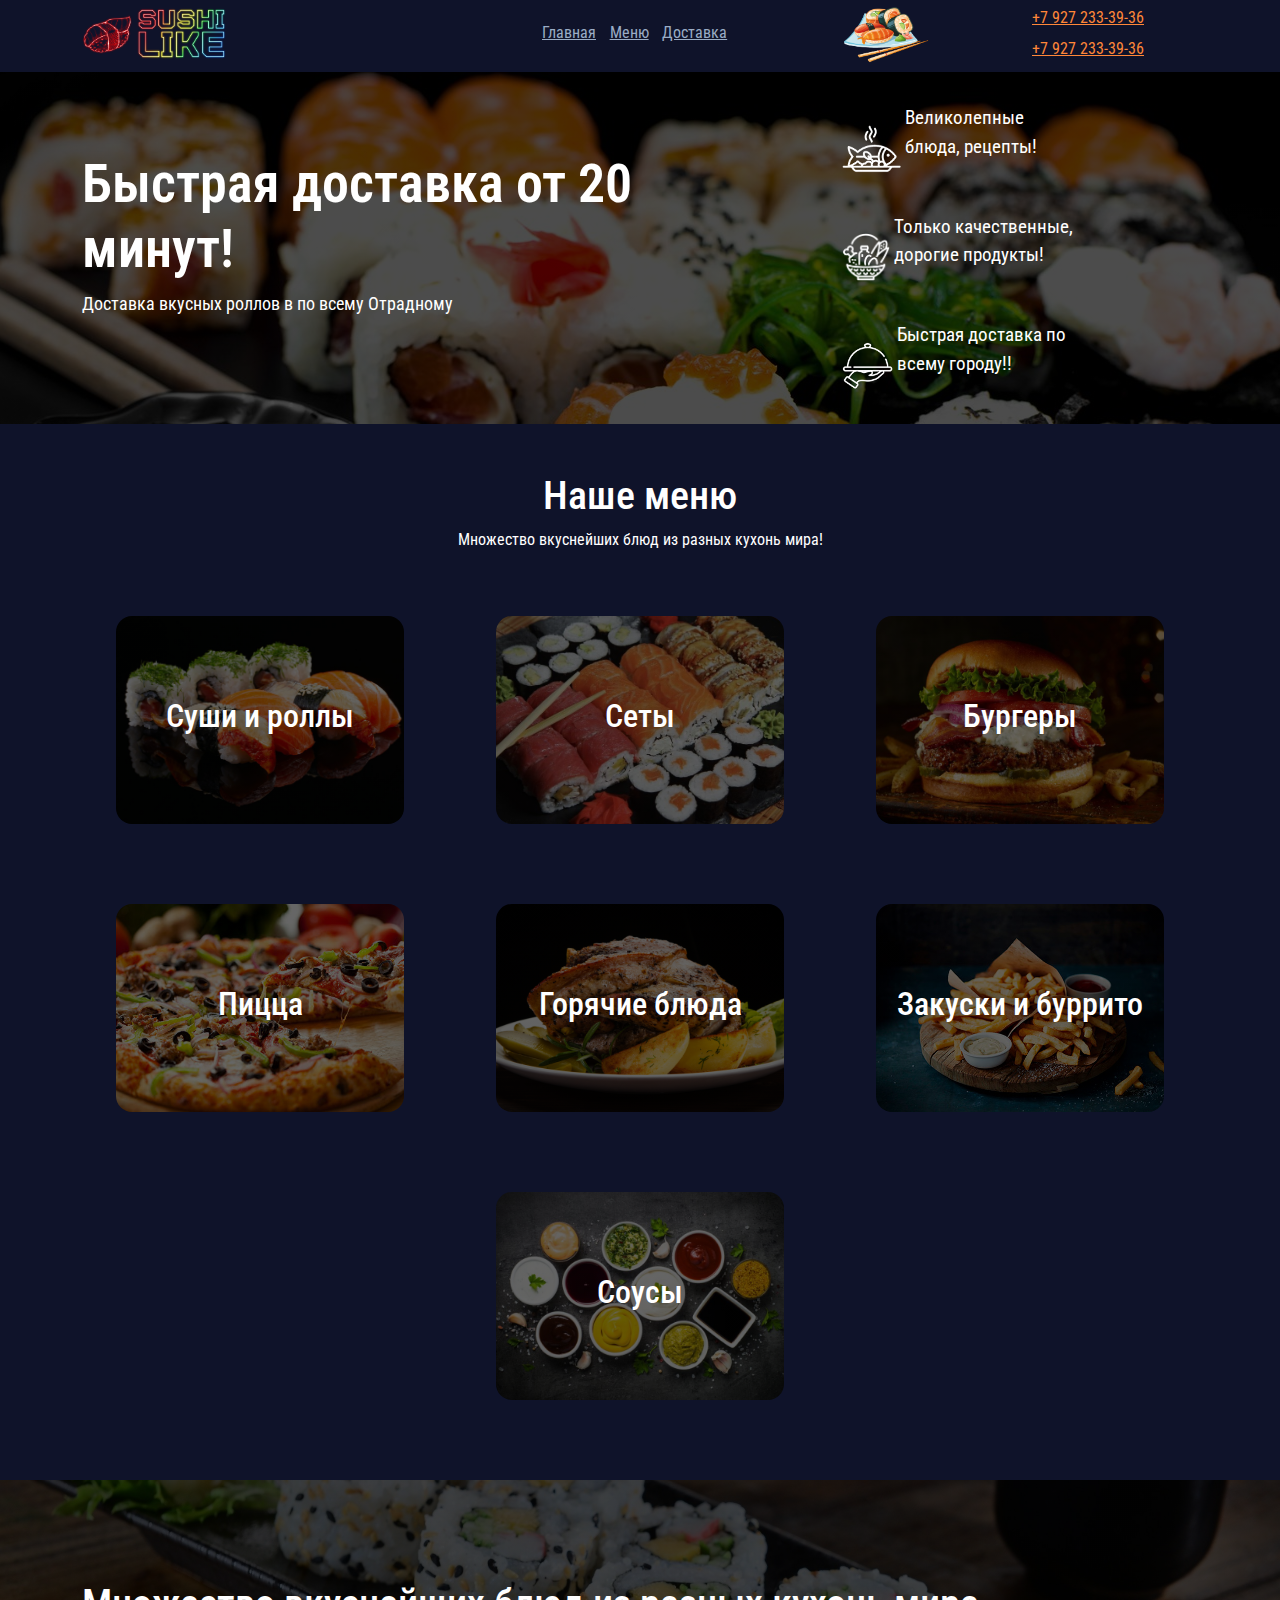
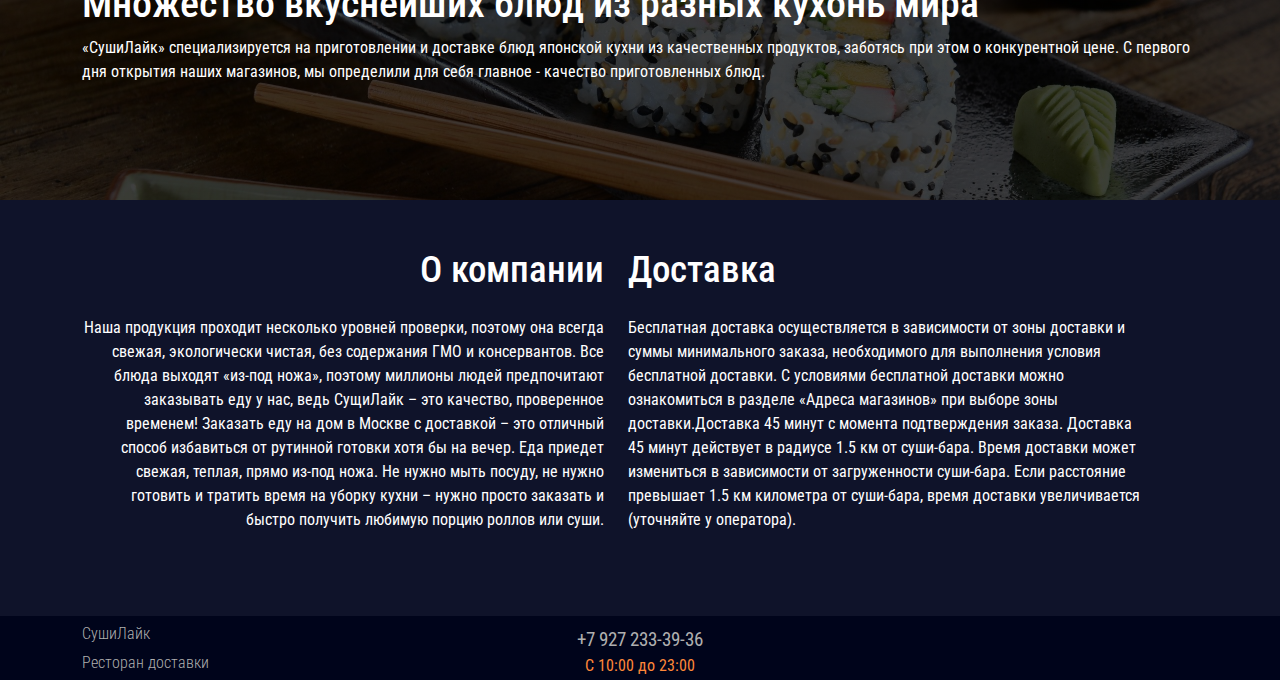
<file: index.html>
<!DOCTYPE html>
<html lang="en">
<head>
	<meta charset="UTF-8">
	<meta name="viewport" content="width=device-width, initial-scale=1.0">
	<meta name="description" content="">
	<title>Сушилайк</title>
	<link rel="preconnect" href="https://fonts.gstatic.com">
	<link href="https://fonts.googleapis.com/css2?family=Roboto+Condensed:wght@300;400;700&display=swap" rel="stylesheet">
	<link rel="stylesheet" href="css/style.css">
	<link href="css/bootstrap.min.css" rel="stylesheet">
	<link rel="stylesheet" href="https://use.fontawesome.com/releases/v5.7.2/css/all.css" integrity="
 	sha384-fnmOCqbTlWIlj8LyTjo7mOUStjsKC4pOpQbqyi7RrhN7udi9RwhKkMHpvLbHG9Sr" crossorigin="anonymous">
 	<script src="https://ajax.googleapis.com/ajax/libs/jquery/2.2.0/jquery.min.js"></script>
	<link rel="icon" href="img/title.png" >
</head>

<body>
	<header class="header">
		<div class="container">
			<div class="header-content">
				<div class="row">
					<div class="header-content__logo col-lg-3 col-md-4 col-sm-5">
						<img src="img/logo2.png" alt="">
					</div>
					<div class="header-content__find col-lg-1  col-md-1 ">
						<button class="header-content__findbtn">
							<i class="fas fa-info-circle"></i>
						</button>
					</div>

				    <div class="header-content__nav col-lg-4 col-md-4 col-sm-5">
				    	<nav>
				    			<a href="">Главная</a>
				    			<a href="rolls.html">Меню</a>
				    			<a href="">Доставка</a>
				    	</nav>	
				    </div>
				     <div class="header-content__carticon col-lg-2 col-md-1 ">
						<img src="img/logo.png" alt="">
				    </div>				 
				    <div class="header-content__phone col-lg-2 col-md-2 col-sm-2">

				    			<a href="">+7 927 233-39-36</a>
				    			<a href="">+7 927 233-39-36</a>
				    			
				    </div>	

				</div>
			</div>
		</div>
	</header>
	<main class="main">
		<div class="container">
			<div class="row">
				<div class="main__text col-lg-7 col-md-7 col-sm-6 col-xs-12">
					<h1>Быстрая доставка от 20 минут!</h1>
					<p>Доставка вкусных роллов в по всему Отрадному</p>
				</div>
				<div class="main__list col-lg-4 offset-lg-1 col-md-5 col-sm-6 col-x">
					<div class="main__list-item">
						<img src="img/photo.webp" alt="">
						<li>
							Великолепные <br>блюда, рецепты!
						</li>
					</div>
					<div class="main__list-item">
						<img src="img/102863.png" alt="">
						<li>
							 Только качественные, <br>дорогие продукты! 
						</li>
					</div>
					<div class="main__list-item">
						<img src="img/6c97593996ab4818345c.webp" alt="">
						<li>
							Быстрая доставка по <br> всему городу!!
						</li>
					</div>


				</div>
			</div>
		</div>
	</main>
	<section class="categories">
		<div class="container">
			<div class="row">
				<div class="categories__title col-lg-12">
					<h1>Наше меню </h1>
					<p>Множество вкуснейших блюд из разных кухонь мира!</p>
				</div>
				<div class="categories__it col-lg-4">
					<div class="categories__item sushi"><h2>Суши и роллы</h2></div>
				</div>
				<div class="categories__it col-lg-4">
					<div class="categories__item rolli"><h2>Сеты</h2></div>
				</div>
				<div class="categories__it col-lg-4">
					<div class="categories__item burger"><h2>Бургеры</h2></div>
				</div>
				<div class="categories__it col-lg-4">
					<div class="categories__item pizza"><h2>Пицца</h2></div>
				</div>
				<div class="categories__it col-lg-4">
					<div class="categories__item gorblud"><h2>Горячие блюда</h2></div>
				</div>
				<div class="categories__it col-lg-4">
					<div class="categories__item zakuzki"><h2>Закуски и буррито</h2></div>
				</div>					
				<div class="categories__it col-lg-12">
					<div class="categories__item sousi"><h2>Соусы</h2></div>
				</div>										
							
			</div>
		</div>
	</section>
	<section class="motivac">
		<div class="container">
			<div class="row">
				<div class="motivac__title">
					<h1>Множество вкуснейших блюд из разных кухонь мира</h1>
				</div>
				<div class="motivac__text">
					<p>
						«СушиЛайк» специализируется на приготовлении и доставке блюд японской кухни из качественных продуктов, заботясь при этом о конкурентной цене. С первого дня открытия наших магазинов, мы определили для себя главное - качество приготовленных блюд.
					</p>
				</div>
			</div>
		</div>
	</section>

	<section class="info">
		<div class="container">
			<div class="row">
				<div class="info-comp col-lg-6 row">
					<div class="info__title col-lg-12">
						<h3>О компании</h3>
					</div>
					<div class="info__content col-lg-12 ">
						<p>Наша продукция проходит несколько уровней проверки, поэтому она всегда свежая, экологически чистая, без содержания ГМО и консервантов. Все блюда выходят «из-под ножа», поэтому миллионы людей предпочитают заказывать еду у нас, ведь СущиЛайк – это качество, проверенное временем! Заказать еду на дом в Москве с доставкой – это отличный способ избавиться от рутинной готовки хотя бы на вечер. Еда приедет свежая, теплая, прямо из-под ножа. Не нужно мыть посуду, не нужно готовить и тратить время на уборку кухни – нужно просто заказать и быстро получить любимую порцию роллов или суши.</p>
					</div>
				</div>
				<div class="info-dost col-lg-6 row">
					<div class="info__title col-lg-12 ">
						<h3>Доставка</h3>
					</div>
					<div class="info__content col-lg-12">
						<p>Бесплатная доставка осуществляется в зависимости от зоны доставки и суммы минимального заказа, необходимого для выполнения условия бесплатной доставки. С условиями бесплатной доставки можно ознакомиться в разделе «Адреса магазинов» при выборе зоны доставки.Доставка 45 минут с момента подтверждения заказа. Доставка 45 минут действует в радиусе 1.5 км от суши-бара. Время доставки может измениться в зависимости от загруженности суши-бара. Если расстояние превышает 1.5 км километра от суши-бара, время доставки увеличивается (уточняйте у оператора).</p>


					</div>
				</div>
			</div>
		</div>
	</section>
	<div class="accordion" id="accordionExample">
	  <div class="accordion-item">
	    <h2 class="accordion-header" id="headingOne">
	      <button class="accordion-button" type="button" data-bs-toggle="collapse" data-bs-target="#collapseOne" aria-expanded="true" aria-controls="collapseOne">
	        О компании
	      </button>
	    </h2>
	    <div id="collapseOne" class="accordion-collapse collapse show" aria-labelledby="headingOne" data-bs-parent="#accordionExample">
	      <div class="accordion-body">
	        <p>Наша продукция проходит несколько уровней проверки, поэтому она всегда свежая, экологически чистая, без содержания ГМО и консервантов. Все блюда выходят «из-под ножа», поэтому миллионы людей предпочитают заказывать еду у нас, ведь СушиЛайк – это качество, проверенное временем! Заказать еду на дом в Москве с доставкой – это отличный способ избавиться от рутинной готовки хотя бы на вечер. Еда приедет свежая, теплая, прямо из-под ножа. Не нужно мыть посуду, не нужно готовить и тратить время на уборку кухни – нужно просто заказать и быстро получить любимую порцию роллов или суши.</p>
	      </div>
	    </div>
	  </div>
	  <div class="accordion-item">
	    <h2 class="accordion-header" id="headingTwo">
	      <button class="accordion-button collapsed" type="button" data-bs-toggle="collapse" data-bs-target="#collapseTwo" aria-expanded="false" aria-controls="collapseTwo">
	        Доставка
	      </button>
	    </h2>
	    <div id="collapseTwo" class="accordion-collapse collapse" aria-labelledby="headingTwo" data-bs-parent="#accordionExample">
	      <div class="accordion-body">
	        <p>Бесплатная доставка осуществляется в зависимости от зоны доставки и суммы минимального заказа, необходимого для выполнения условия бесплатной доставки. С условиями бесплатной доставки можно ознакомиться в разделе «Адреса магазинов» при выборе зоны доставки.Доставка 45 минут с момента подтверждения заказа. Доставка 45 минут действует в радиусе 1.5 км от суши-бара. Время доставки может измениться в зависимости от загруженности суши-бара. Если расстояние превышает 1.5 км километра от суши-бара, время доставки увеличивается (уточняйте у оператора).</p>
	      </div>
	    </div>
	  </div>
	</div>
		<footer class="footer">
		<div class="container">
			<div class="footer__content row">
				<div class="footer__name col-lg-4 col-md-5 col-sm-6 col-6">
					<h6>СушиЛайк</h6>
					<span>Ресторан доставки</span>
				</div>
			
				<div class="footer__tel col-lg-4 col-md-4 offset-md-2 col-sm-4 col-6 ms-auto">
					<a href="tel:+7 (901) 766-84-74">+7 927 233-39-36</a>
					<span>С 10:00 до 23:00</span>
				</div>
				<div class="footer-dev col-lg-4">
					
				</div>
			</div>
		</div>
	</footer>


	<script src="js/bootstrap.bundle.min.js"></script>
	<script>document.write('<script src="http://' + (location.host || 'localhost').split(':')[0] + ':35729/livereload.js?snipver=1"></' + 'script>')</script>
</body>
</html>
</file>
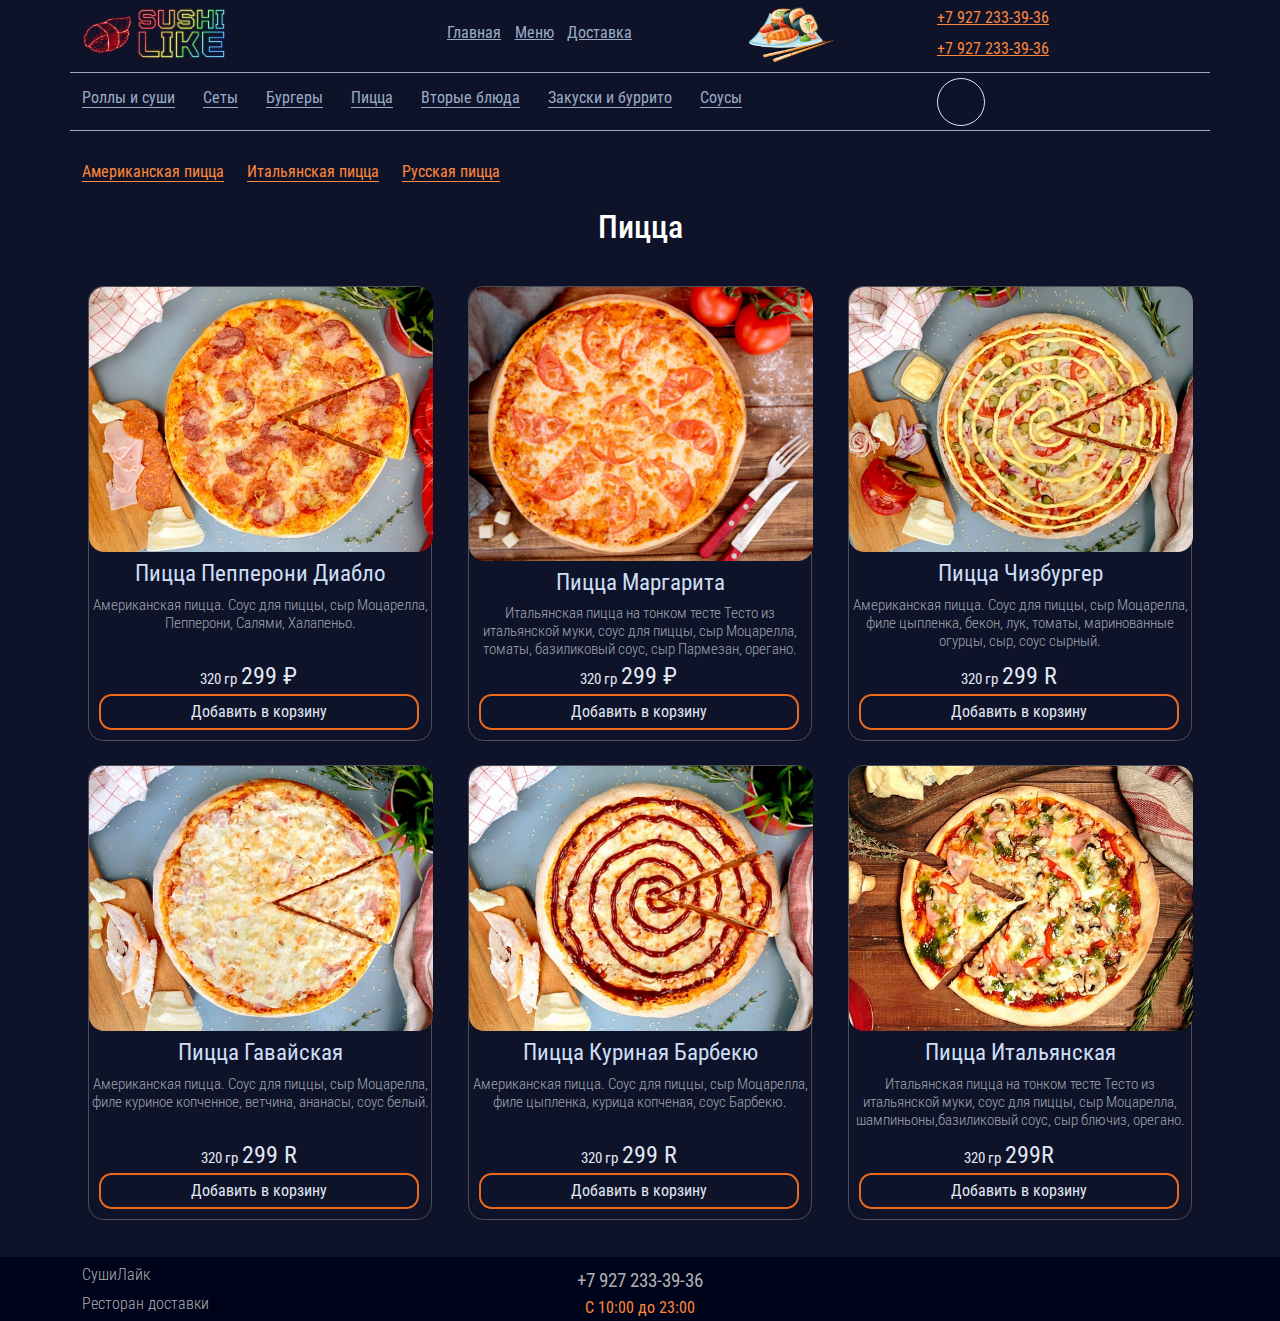
<file: pizza.html>
<!DOCTYPE html>
<html lang="en">
<head>
	<meta charset="UTF-8">
	<meta name="viewport" content="width=device-width, initial-scale=1.0">
	<meta name="description" content="">
	<title>Сушилайк</title>
	<link rel="preconnect" href="https://fonts.gstatic.com">
	<link href="https://fonts.googleapis.com/css2?family=Roboto+Condensed:wght@300;400;700&display=swap" rel="stylesheet">	
	<link rel="stylesheet" href="css/style.css">
	<link href="css/bootstrap.min.css" rel="stylesheet">
	<link rel="icon" href="img/title.png" >
	<link rel="stylesheet" href="https://use.fontawesome.com/releases/v5.7.2/css/all.css" integrity="
 	sha384-fnmOCqbTlWIlj8LyTjo7mOUStjsKC4pOpQbqyi7RrhN7udi9RwhKkMHpvLbHG9Sr" crossorigin="anonymous">
</head>
<body>
	
	<header class="header">
		<div class="container">
			<div class="header-content">
				<div class="row">

					<div class="header-content__logo col-xl-2 col-xxl-2 col-lg-2 col-md-3 col-sm-4 col-6">
						<img src="img/logo2.png" alt="">

					</div>
						<div class="header-carticon col-6">
								
								<button class="header-carticon__btn">
									<i class="fas fa-shopping-basket"></i>
								</button>					
						
						</div>
					<div class="header-content__find col-lg-1  col-md-1 ">
						<button class="header-content__findbtn">
							<i class="fas fa-info-circle"></i>
						</button>
					</div>

				    <div class="header-content__nav col-lg-4 col-md-4 col-sm-5">
				    	<nav>
				    			<a href="index.html">Главная</a>
				    			<a href="rolls.html">Меню</a>
				    			<a href="">Доставка</a>
				    	</nav>	
				    </div>
				     <div class="header-content__carticon col-lg-2 col-md-1   ">
						<img src="img/logo.png" alt="">
				    </div>				 
				    <div class="header-content__phone col-lg-3 col-md-3 col-sm-3">

				    			<a href="">+7 927 233-39-36</a>
				    			<a href="">+7 927 233-39-36</a>
				    			
				    </div>	

				</div>
			</div>
		</div>
	</header>
	<section class="menunav">
		<div class="container">
			<div class="row menunav-cont">
				<div class="menunav-nav col-lg-9">
					
						<nav class="">
							
							<a href="">Роллы и суши</a>
							<a href="">Сеты</a>
							<a href="">Бургеры</a>
							<a href="">Пицца</a>
							<a href="">Вторые блюда</a>
							<a href="">Закуски и буррито</a>
							<a href="">Соусы</a>
						</nav>	
					
				</div>
				<div class="menunav-carticon col-lg-3 me-auto">
						
						<button class="menunav-carticon__btn">
							<i class="fas fa-shopping-basket"></i>
						</button>					
				
				</div>
			<div>	
		</div>
	</section>

	<section class="menu">
		<div class="container">
			<div class="row">
				<div class="menu__mininav col-lg-12">
					<nav>
						<a href="">Американская пицца</a>
						<a href="">Итальянская пицца</a>
						<a href="">Русская пицца </a>
					</nav>
				</div>
				<div class="menu__title col-lg-12">
					<h2>Пицца</h2>
				</div>
				<div class="menu__wrap col-lg-4">
					<div class="menu__item ">
						<img src="img/pizza/пепперони диабло.jpg" alt="">
						<h4>Пицца Пепперони Диабло</h4>
						<p>Американская пицца. Соус для пиццы, сыр Моцарелла, Пепперони, Салями, Халапеньо.</p>
						<div class="menu__footer">
							<span class="weight">320 гр</span>
							<span class="price">299 <span class="r">₽</span></span>
							<button class="menu-b ">Добавить в корзину</button>						
						</div>
					</div>
				</div>	
				<div class="menu__wrap col-lg-4">
					<div class="menu__item ">
						<img src="img/pizza/маргарита.jpg" alt="">
						<h4>Пицца Маргарита</h4>
						<p>Итальянская пицца на тонком тесте Тесто из итальянской муки, соус для пиццы, сыр Моцарелла, томаты, базиликовый соус, сыр Пармезан, орегано.</p>
						<div class="menu__footer">
							<span class="weight">320 гр</span>
							<span class="price">299 <span class="r">₽</span></span>
							<button class="menu-b ">Добавить в корзину</button>						
						</div>
					</div>
				</div>
				<div class="menu__wrap col-lg-4">
					<div class="menu__item ">
						<img src="img/pizza/чизбургер.jpg" alt="">
						<h4>Пицца Чизбургер</h4>
						<p>Американская пицца. Соус для пиццы, сыр Моцарелла, филе цыпленка, бекон, лук, томаты, маринованные огурцы, сыр, соус сырный.</p>
						<div class="menu__footer">
							<span class="weight">320 гр</span>
							<span class="price">299 <span class="r">R</span></span>
							<button class="menu-b ">Добавить в корзину</button>						
						</div>
					</div>
				</div>
				<div class="menu__wrap col-lg-4">
					<div class="menu__item ">
						<img src="img/pizza/гавайская.jpg" alt="">
						<h4>Пицца Гавайская</h4>
						<p>Американская пицца. Соус для пиццы, сыр Моцарелла, филе куриное копченное, ветчина, ананасы, соус белый.</p>
						<div class="menu__footer">
							<span class="weight">320 гр</span>
							<span class="price">299 <span class="r">R</span></span>
							<button class="menu-b ">Добавить в корзину</button>						
						</div>
					</div>
				</div>												
				<div class="menu__wrap col-lg-4">
					<div class="menu__item ">
						<img src="img/pizza/куриная барбекю.jpg" alt="">
						<h4>Пицца Куриная Барбекю</h4>
						<p>Американская пицца. Соус для пиццы, сыр Моцарелла, филе цыпленка, курица копченая, соус Барбекю.</p>
						<div class="menu__footer">
							<span class="weight">320 гр</span>
							<span class="price">299 <span class="r">R</span></span>
							<button>Добавить в корзину</button>						
						</div>
					</div>
				</div>	
				<div class="menu__wrap col-lg-4">
					<div class="menu__item ">
						<img src="img/pizza/итальянская.jpg" alt="">
						<h4>Пицца Итальянская</h4>
						<p>Итальянская пицца на тонком тесте Тесто из итальянской муки, соус для пиццы, сыр Моцарелла, шампиньоны,базиликовый соус, сыр блючиз, орегано.</p>
						<div class="menu__footer">
							<span class="weight">320 гр</span>
							<span class="price">299<span class="r">R</span></span>
							<button>Добавить в корзину</button>						
						</div>
					</div>
				</div>	
			</div>
		</div>
	</section>
	<footer class="footer">
		<div class="container">
			<div class="footer__content row">
				<div class="footer__name col-lg-4 col-md-5 col-sm-6 col-6">
					<h6>СушиЛайк</h6>
					<span>Ресторан доставки</span>
				</div>
			
				<div class="footer__tel col-lg-4 col-md-4 offset-md-2 col-sm-4 col-6 ms-auto">
					<a href="tel:+7 (901) 766-84-74">+7 927 233-39-36</a>
					<span>С 10:00 до 23:00</span>
				</div>
				<div class="footer-dev col-lg-4">
					
				</div>
			</div>
		</div>
	</footer>
	<script src="js/bootstrap.bundle.min.js"></script>
	<script>document.write('<script src="http://' + (location.host || 'localhost').split(':')[0] + ':35729/livereload.js?snipver=1"></' + 'script>')</script>
</body>
</html>
</file>
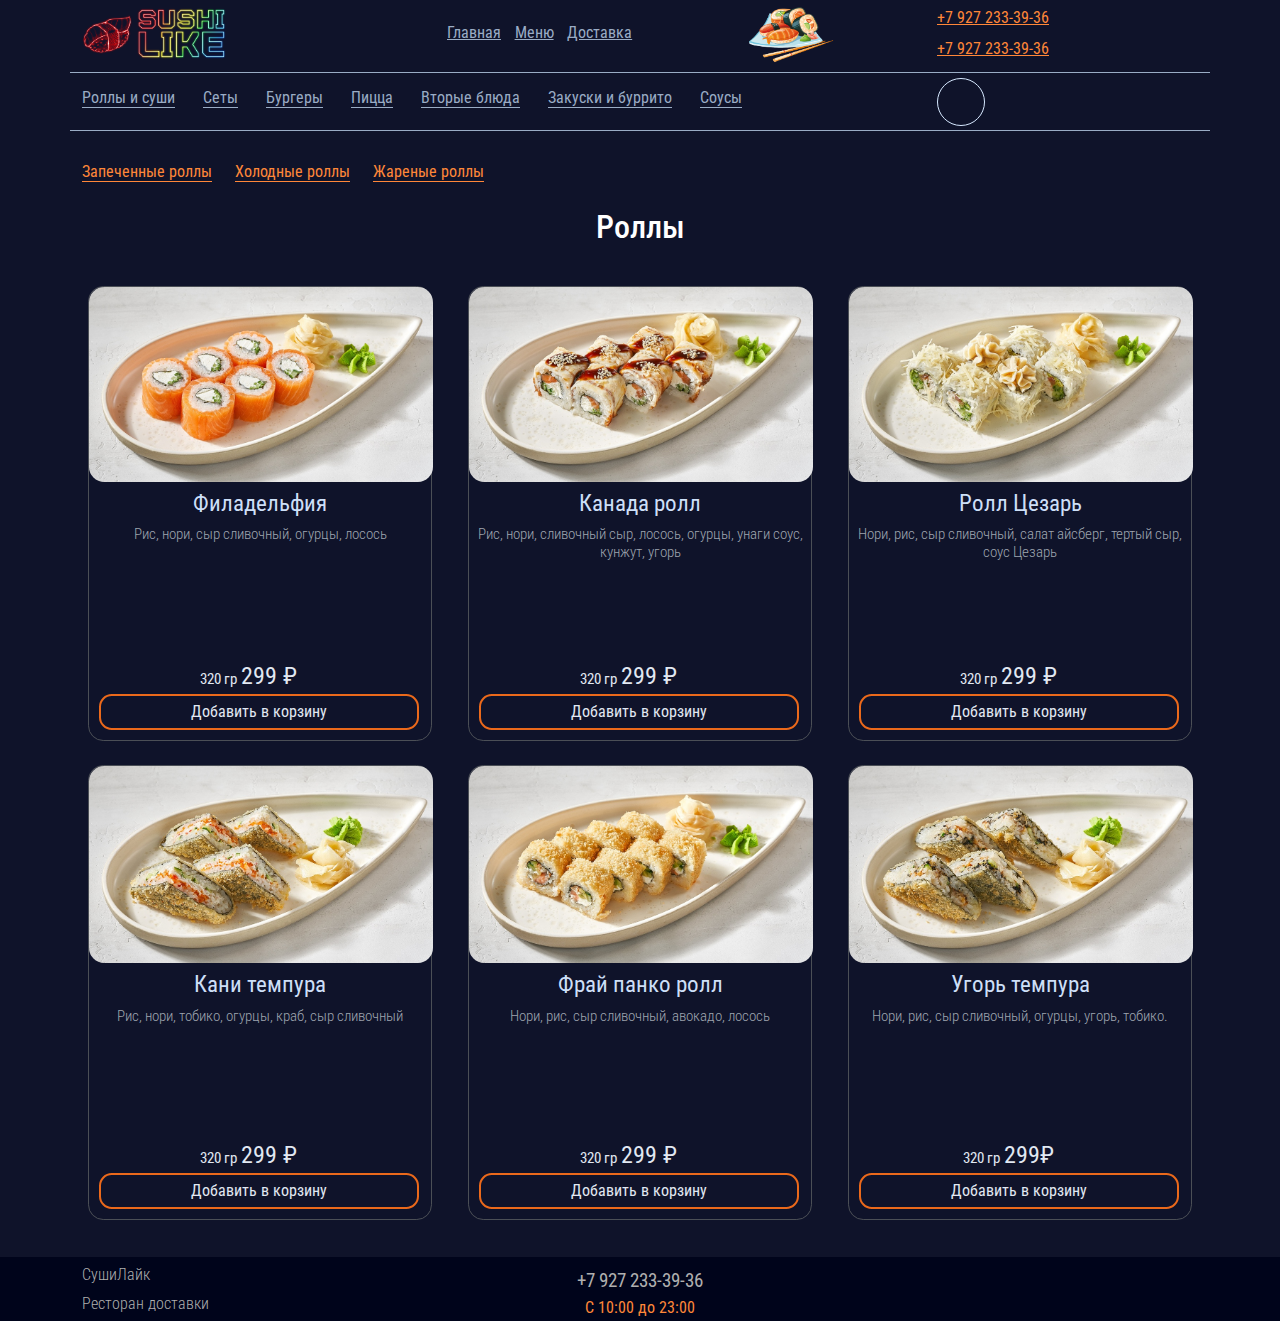
<file: rolls.html>
<!DOCTYPE html>
<html lang="en">
<head>
	<meta charset="UTF-8">
	<meta name="viewport" content="width=device-width, initial-scale=1.0">
	<meta name="description" content="">
	<title>Сушилайк</title>
	<link rel="preconnect" href="https://fonts.gstatic.com">
	<link href="https://fonts.googleapis.com/css2?family=Roboto+Condensed:wght@300;400;700&display=swap" rel="stylesheet">	
	<link rel="stylesheet" href="css/style.css">
	<link href="css/bootstrap.min.css" rel="stylesheet">
	<link rel="icon" href="img/title.png" >
	<link rel="stylesheet" href="https://use.fontawesome.com/releases/v5.7.2/css/all.css" integrity="
 	sha384-fnmOCqbTlWIlj8LyTjo7mOUStjsKC4pOpQbqyi7RrhN7udi9RwhKkMHpvLbHG9Sr" crossorigin="anonymous">
</head>
<body>
	
	<header class="header">
		<div class="container">
			<div class="header-content">
				<div class="row">

					<div class="header-content__logo col-xl-2 col-xxl-2 col-lg-2 col-md-3 col-sm-4 col-6">
						<img src="img/logo2.png" alt="">

					</div>
						<div class="header-carticon col-6">
								
								<button class="header-carticon__btn">
									<i class="fas fa-shopping-basket rait"></i>
								</button>					
						
						</div>
					<div class="header-content__find col-lg-1  col-md-1 ">
						<button class="header-content__findbtn">
							<i class="fas fa-info-circle"></i>
						</button>
					</div>

				    <div class="header-content__nav col-lg-4 col-md-4 col-sm-5">
				    	<nav>
				    			<a href="index.html">Главная</a>
				    			<a href="rolls.html">Меню</a>
				    			<a href="">Доставка</a>
				    	</nav>	
				    </div>
				     <div class="header-content__carticon col-lg-2 col-md-1   ">
						<img src="img/logo.png" alt="">
				    </div>				 
				    <div class="header-content__phone col-lg-3 col-md-3 col-sm-3">

				    			<a href="">+7 927 233-39-36</a>
				    			<a href="">+7 927 233-39-36</a>
				    			
				    </div>	

				</div>
			</div>
		</div>
	</header>
	<section class="menunav">
		<div class="container">
			<div class="row menunav-cont">
				<div class="menunav-nav col-lg-9">
					
						<nav class="">
							
							<a href="">Роллы и суши</a>
							<a href="">Сеты</a>
							<a href="">Бургеры</a>
							<a href="pizza.htm₽">Пицца</a>
							<a href="">Вторые блюда</a>
							<a href="">Закуски и буррито</a>
							<a href="">Соусы</a>
						</nav>	
					
				</div>
				<div class="menunav-carticon col-lg-3 me-auto">
						
						<button class="menunav-carticon__btn">
							<i class="fas fa-shopping-basket"></i>
						</button>					
				
				</div>
			<div>	
		</div>
	</section>

	<section class="menu">
		<div class="container">
			<div class="row">
				<div class="menu__mininav col-lg-12">
					<nav>
						<a href="">Запеченные роллы</a>
						<a href="">Холодные роллы</a>
						<a href="">Жареные роллы</a>
					</nav>
				</div>
				<div class="menu__title col-lg-12">
					<h2>Роллы</h2>
				</div>
				<div class="menu__wrap col-lg-4">
					<div class="menu__item ">
						<img src="img/menu/филадльф клас.jpg" alt="">
						<h4>Филадельфия</h4>
						<p>Рис, нори, сыр сливочный, огурцы, лосось</p>
						<div class="menu__footer">
							<span class="weight">320 гр</span>
							<span class="price">299 <span class="r">₽</span></span>
							<button class="menu-b ">Добавить в корзину</button>						
						</div>
					</div>
				</div>	
				<div class="menu__wrap col-lg-4">
					<div class="menu__item ">
						<img src="img/menu/канада.jpg" alt="">
						<h4>Канада ролл</h4>
						<p>Рис, нори, сливочный сыр, лосось, огурцы, унаги соус, кунжут, угорь</p>
						<div class="menu__footer">
							<span class="weight">320 гр</span>
							<span class="price">299 <span class="r">₽</span></span>
							<button class="menu-b ">Добавить в корзину</button>						
						</div>
					</div>
				</div>
				<div class="menu__wrap col-lg-4">
					<div class="menu__item ">
						<img src="img/menu/цезарь.jpg" alt="">
						<h4>Ролл Цезарь</h4>
						<p>Нори, рис, сыр сливочный, салат айсберг, тертый сыр, соус Цезарь</p>
						<div class="menu__footer">
							<span class="weight">320 гр</span>
							<span class="price">299 <span class="r">₽</span></span>
							<button class="menu-b ">Добавить в корзину</button>						
						</div>
					</div>
				</div>
				<div class="menu__wrap col-lg-4">
					<div class="menu__item ">
						<img src="img/menu/канитемпура.jpg" alt="">
						<h4>Кани темпура </h4>
						<p>Рис, нори, тобико, огурцы, краб, сыр сливочный</p>
						<div class="menu__footer">
							<span class="weight">320 гр</span>
							<span class="price">299 <span class="r">₽</span></span>
							<button class="menu-b ">Добавить в корзину</button>						
						</div>
					</div>
				</div>												
				<div class="menu__wrap col-lg-4">
					<div class="menu__item ">
						<img src="img/menu/фрайланко.jpg" alt="">
						<h4>Фрай панко ролл</h4>
						<p>Нори, рис, сыр сливочный, авокадо, лосось</p>
						<div class="menu__footer">
							<span class="weight">320 гр</span>
							<span class="price">299 <span class="r">₽</span></span>
							<button>Добавить в корзину</button>						
						</div>
					</div>
				</div>	
				<div class="menu__wrap col-lg-4">
					<div class="menu__item ">
						<img src="img/menu/уголь темпура.jpg" alt="">
						<h4>Угорь темпура </h4>
						<p>Нори, рис, сыр сливочный, огурцы, угорь, тобико.</p>
						<div class="menu__footer">
							<span class="weight">320 гр</span>
							<span class="price">299<span class="r">₽</span></span>
							<button>Добавить в корзину</button>						
						</div>
					</div>
				</div>	
			</div>
		</div>
	</section>
	<footer class="footer">
		<div class="container">
			<div class="footer__content row">
				<div class="footer__name col-lg-4 col-md-5 col-sm-6 col-6">
					<h6>СушиЛайк</h6>
					<span>Ресторан доставки</span>
				</div>
			
				<div class="footer__tel col-lg-4 col-md-4 offset-md-2 col-sm-4 col-6 ms-auto">
					<a href="tel:+7 (901) 766-84-74">+7 927 233-39-36</a>
					<span>С 10:00 до 23:00</span>
				</div>
				<div class="footer-dev col-lg-4">
					
				</div>
			</div>
		</div>
	</footer>
	<script src="js/bootstrap.bundle.min.js"></script>
	<script>document.write('<script src="http://' + (location.host || 'localhost').split(':')[0] + ':35729/livereload.js?snipver=1"></' + 'script>')</script>
</body>
</html>
</file>
<file: css/style.css>
* {
  font-family: "Roboto Condensed", sans-serif;
  color: #ffffff;
}
/*.infomob{
	display: none;	
}*/
nav a {
  color: #9aacc5;
}
.header {
  height: 4.5rem;
  background: #0f132a;
}
.header-content__findbtn {
  margin-top: 1rem;
  background: transparent	;
  border: 1px solid #d6e8ff;
  border-radius: 100rem;
}
.header-content__findbtn i {
  color: #D6E8FF;
}
.header-content__find {
  font-size: 1em ;
}
.header-content__find button {
  border: none;
  height: 2rem;
  width: 2rem;
}
.header-content__find button i {
  margin-top: 5px;
  font-size: 1.6rem;
  color: #d6e8ff;
}
.header-content__logo img {
  margin-top: 0.5rem;
  width: 9rem;
}
.header-content__nav nav {
  margin-top: 1.3rem;
  padding-left: 5rem;
  display: inline-block;
}
.header-content__nav nav a {
  padding-right: 0.6rem;
  font-size: 16px;
}
.header-content__carticon img {
  padding-top: 5px;
  margin-right: 1rem;
  height: 4rem;
}
.header-content__phone {
  float: right;
}
.header-content__phone a {
  font-size: 16px;
  outline: none;
  margin-top: 0.4rem;
  display: block;
  color: #FF8739;
}
.header-content .header-carticon {
  text-align: right;
}
.header-content .header-carticon__btn {
  margin-top: 12px;
  background: transparent	;
  border: 1px solid #d6e8ff;
  border-radius: 100rem;
  height: 3rem;
  width: 3rem;
}
.header-content .header-carticon__btn i {
  font-size: 1.5rem;
}
.main {
  color: #ffffff;
  height: 22em;
  background: linear-gradient(to top, rgba(0, 0, 0, 0.7), rgba(0, 0, 0, 0.7)), url(../img/main.jpg) top no-repeat;
}
.main__text h1 {
  font-size: 54px;
  font-weight: 600;
  margin-top: 5rem;
}
.main__text p {
  font-size: 18px;
}
.main__list {
  margin-top: 2rem !important;
}
.main__list-item {
  margin-bottom: 2.5rem;
}
.main__list-item img {
  display: inline-block;
  height: 3rem;
}
.main__list-item li {
  font-size: 1.2rem;
  display: inline-block;
}
.categories {
  text-align: center;
  background-color: #0f132a;
}
.categories__title {
  margin: 3rem 0 !important;
}
.categories__item {
  border-radius: 1em;
  margin: 0 auto;
  color: white;
  margin-bottom: 5rem;
  height: 13rem;
  width: 18rem;
  justify-content: center;
  display: flex;
  align-items: center;
  transition: transform 10s linear;
}
.categories__item:hover {
  border-radius: 1em;
  margin: 0 auto;
  color: white;
  margin-bottom: 4rem;
  height: 14rem;
  width: 19rem;
  justify-content: center;
  display: flex;
  align-items: center;
}
.categories .sushi {
  background: linear-gradient(to top, rgba(0, 0, 0, 0.6), rgba(0, 0, 0, 0.6)), url(../img/sushi.jpg) center no-repeat;
  background-size: cover;
}
.categories .rolli {
  background: linear-gradient(to top, rgba(0, 0, 0, 0.6), rgba(0, 0, 0, 0.6)), url(../img/rolli.jpg) center no-repeat;
  background-size: cover;
}
.categories .burger {
  background: linear-gradient(to top, rgba(0, 0, 0, 0.6), rgba(0, 0, 0, 0.6)), url(../img/burger.jpg) center no-repeat;
  background-size: cover;
}
.categories .pizza {
  background: linear-gradient(to top, rgba(0, 0, 0, 0.6), rgba(0, 0, 0, 0.6)), url(../img/pizza.jpg) center no-repeat;
  background-size: cover;
}
.categories .gorblud {
  background: linear-gradient(to top, rgba(0, 0, 0, 0.6), rgba(0, 0, 0, 0.6)), url(../img/bluda.jpg) center no-repeat;
  background-size: cover;
}
.categories .zakuzki {
  background: linear-gradient(to top, rgba(0, 0, 0, 0.6), rgba(0, 0, 0, 0.6)), url(../img/zakuzki.jpg) center no-repeat;
  background-size: cover;
}
.categories .deserti {
  background: linear-gradient(to top, rgba(0, 0, 0, 0.6), rgba(0, 0, 0, 0.6)), url(../img/deserti.jpg) center no-repeat;
  background-size: cover;
}
.categories .salati {
  background: linear-gradient(to top, rgba(0, 0, 0, 0.6), rgba(0, 0, 0, 0.6)), url(../img/salat.jpg) center no-repeat;
  background-size: cover;
}
.categories .sousi {
  background: linear-gradient(to top, rgba(0, 0, 0, 0.6), rgba(0, 0, 0, 0.6)), url(../img/sousi.jpg) center no-repeat;
  background-size: cover;
}
.motivac {
  height: 20em;
  background: linear-gradient(to top, rgba(0, 0, 0, 0.75), rgba(0, 0, 0, 0.75)), url(../img/motivac.jpg) center no-repeat;
  justify-content: center;
  display: flex;
  background-size: cover;
  align-items: center;
}
.motivac___text {
  background-size: cover;
}
.motivac___text p {
  font-size: 50px;
}
.info {
  padding-top: 3em;
  height: 26rem;
  background-color: #0f132a;
  text-align: center;
}
.info-comp h3 {
  font-size: 2.3rem;
  padding-bottom: 1rem;
  display: block;
  float: right;
}
.info-comp p {
  text-align: right;
}
.info-dost h3 {
  font-size: 2.3rem;
  padding-bottom: 1rem;
  display: block;
  float: left;
}
.info-dost p {
  text-align: left;
}
.accordion button {
  background-color: #02061D;
  color: #FFF;
  text-align: center;
}
.accordion-button:not(.collapsed) {
  background-color: #02061D !important;
  color: #FFF !important;
}
.accordion-body {
  background-color: #02061D;
}
/*Страница роллов*/
.menunav {
  background-color: #0f132a;
}
.menunav-cont {
  height: 3.7rem;
  border-top: 1px solid #9aacc5;
  border-bottom: 1px solid #9aacc5;
}
.menunav-cont nav {
  padding-top: 0.8em;
}
.menunav-cont nav a {
  color: #9aacc5;
  text-decoration: none;
  border-bottom: 1px solid #9aacc5;
  margin-right: 1.5rem;
}
.menunav-cont button {
  margin-top: 0.3em;
  background: transparent	;
  border: 1px solid #d6e8ff;
  border-radius: 100rem;
  height: 3rem;
  width: 3rem;
}
.menunav-cont button i {
  font-size: 1.5rem;
  color: #D6E8FF;
}
.menu {
  padding: 0.8rem 0;
  background-color: #0f132a;
}
.menu__mininav {
  padding-top: 1rem;
  height: 4rem;
}
.menu__mininav a {
  text-decoration: none;
  border-bottom: 1px solid #FF8739;
  color: #FF8739;
  margin-right: 1.2rem;
}
.menu__title {
  text-align: center;
  padding-bottom: 2rem;
}
.menu__item {
  position: relative;
  margin: 0 auto;
  text-align: center;
  border-radius: 0.95em;
  width: 344px ;
  height: 455px;
  background-color: transparent;
  border: 1px solid #4B4F56;
  margin-bottom: 1.5rem;
}
.menu__item img {
  border-radius: 0.95em;
  width: 344px;
  margin-bottom: 0.5rem;
}
.menu__item h4 {
  font-size: 23px;
  font-weight: 400;
  text-align: center;
  color: #cddff7;
}
.menu__item p {
  font-weight: 300;
  color: #9ea5af;
  font-size: 15px;
  line-height: 1.2;
}
.menu__item .menu__footer {
  position: absolute;
  bottom: 10px;
  padding: 0 10px;
}
.menu__item .menu__footer span {
  color: #E1E8F2;
  display: inline-block;
}
.menu__item .menu__footer .weight {
  color: #E1E8F2;
  font-size: 15px;
}
.menu__item .menu__footer .price {
  color: #E1E8F2;
  text-align: center ;
  font-size: 24px;
  margin-right: 21px;
  display: inline-block;
}
.menu__item .menu__footer .price span.r {
  font-size: 24px;
}
.menu__item .menu__footer button {
  height: 36px;
  width: 20rem;
  background: transparent;
  border: 2px solid #eb691b;
  border-radius: 0.8rem;
  color: #E1E8F2;
  text-align: center;
  display: block;
  margin: 0 auto;
}
.menu__item .menu__footer button:hover {
  border: none;
  background: #eb691b;
}
.footer {
  background-color: #00041B;
  height: 4rem;
  color: #fff;
}
.footer__name h6 {
  color: #AFAFAF;
  padding-top: 8px;
  font-weight: 300;
}
.footer__name span {
  color: #AFAFAF;
  display: inline-block;
  font-weight: 300;
}
.footer__tel {
  text-align: center;
}
.footer__tel a {
  color: #AFAFAF;
  padding-top: 0.6rem;
  display: block;
  font-size: 1.2rem;
  text-decoration: none;
}
.footer__tel span {
  color: #FF8739;
}
@media (max-width: 992px) {
  .header-content__carticon img {
    margin: 0;
  }
  .header-content__nav nav {
    padding-left: 0rem;
  }
}
@media (max-width: 800px) {
  .header-content__find {
    display: none;
  }
  .header-content__carticon img {
    margin: 0;
  }
}
@media (min-width: 768px) {
  .accordion {
    display: none;
  }
}
@media (max-width: 768px) {
  .header-content__carticon {
    display: none;
  }
  .main__text h1 {
    font-size: 2.5rem;
    margin-top: 1rem;
  }
  .info {
    display: none;
  }
}
@media (min-width: 576px) {
  .header-carticon {
    display: none;
  }
}
@media (max-width: 576px) {
  .header {
    position: relative;
  }
  .header-content__phone {
    display: none;
  }
  .header-content__nav {
    display: none;
  }
  .header-content__logo {
    position: absolute;
    left: 25%;
  }
  .header-content .header-carticon {
    position: absolute;
    right: 3%;
  }
  .main {
    height: 25em;
  }
  .main__text {
    text-align: center;
  }
  .main__text h1 {
    font-size: 2rem;
  }
  .main__list {
    margin-top: 0 !important;
  }
  .main__list-item {
    margin-bottom: 1rem;
  }
  .main__list-item br {
    display: none;
  }
  .categories {
    padding-bottom: 1rem;
  }
  .categories__title {
    margin-top: 1.5rem !important;
    margin-bottom: 0.5rem !important;
  }
  .categories__item {
    height: 9rem;
    margin-bottom: 1rem;
  }
  .menunav-nav nav {
    text-align: center;
    padding-top: 4px;
  }
  .menunav-nav nav a {
    margin-right: 10px;
  }
  .menunav-carticon {
    display: none;
  }
  .menu__mininav {
    padding-top: 0;
    height: 2rem;
    margin-bottom: 1rem;
  }
  .menu__mininav nav a {
    margin-right: 10px;
  }
  .menu__item {
    margin-bottom: 3rem;
    height: 500px;
    width: 100%;
    border-right: 0px;
    border-top: 0px;
    border-left: 0px;
    border-radius: 0;
    border-bottom: 2px dashed  #4B4F56 ;
  }
  .menu .menu__footer {
    padding: 0 auto;
    bottom: 50px;
    left: 50%;
    transform: translate(-50%);
  }
  .menu .menu__footer .price {
    margin-right: 35px;
  }
}
@media (max-width: 365px) {
  .menu__mininav a {
    font-size: 15px;
  }
  .menu__item img {
    width: 295px;
  }
  .menu__item .menu__footer {
    padding: 0;
  }
  .menu__item .menu__footer button {
    width: 16rem;
  }
  .menunav nav a {
    font-size: 15px;
  }
}
</file>
